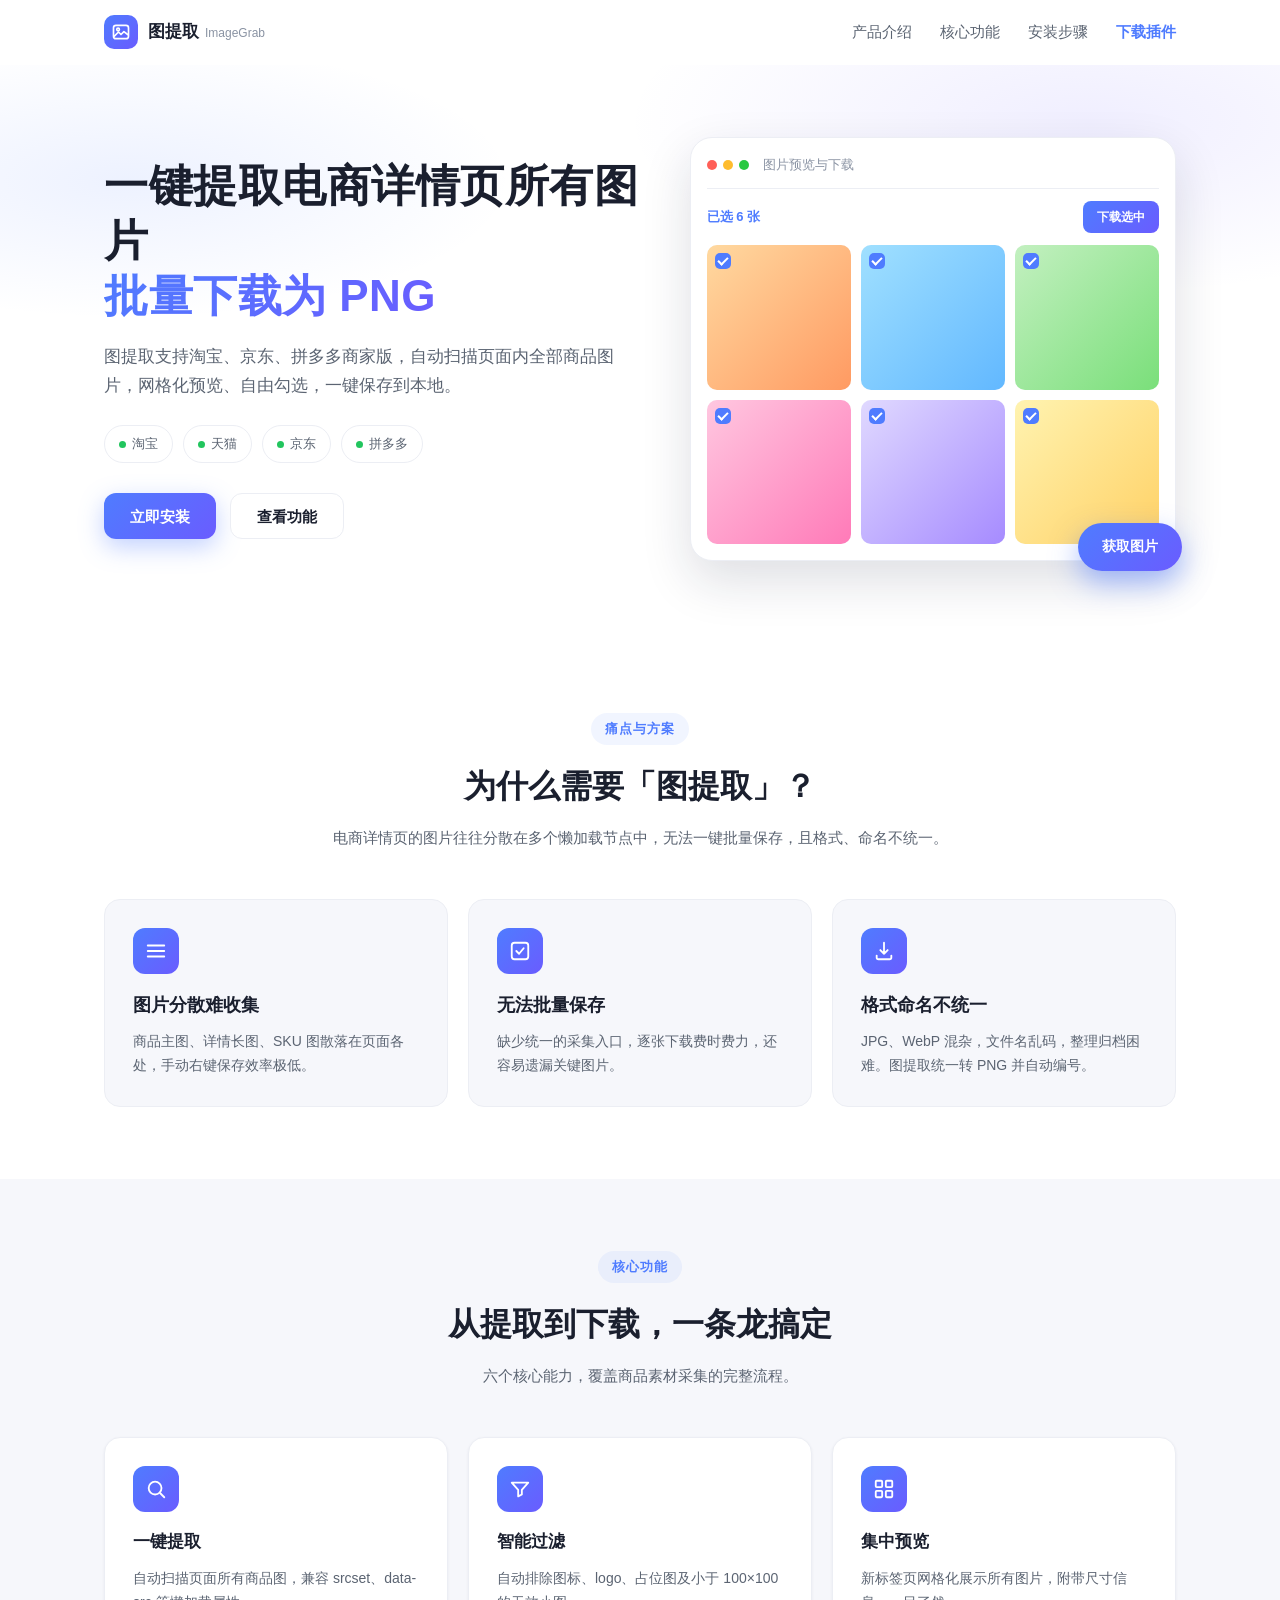
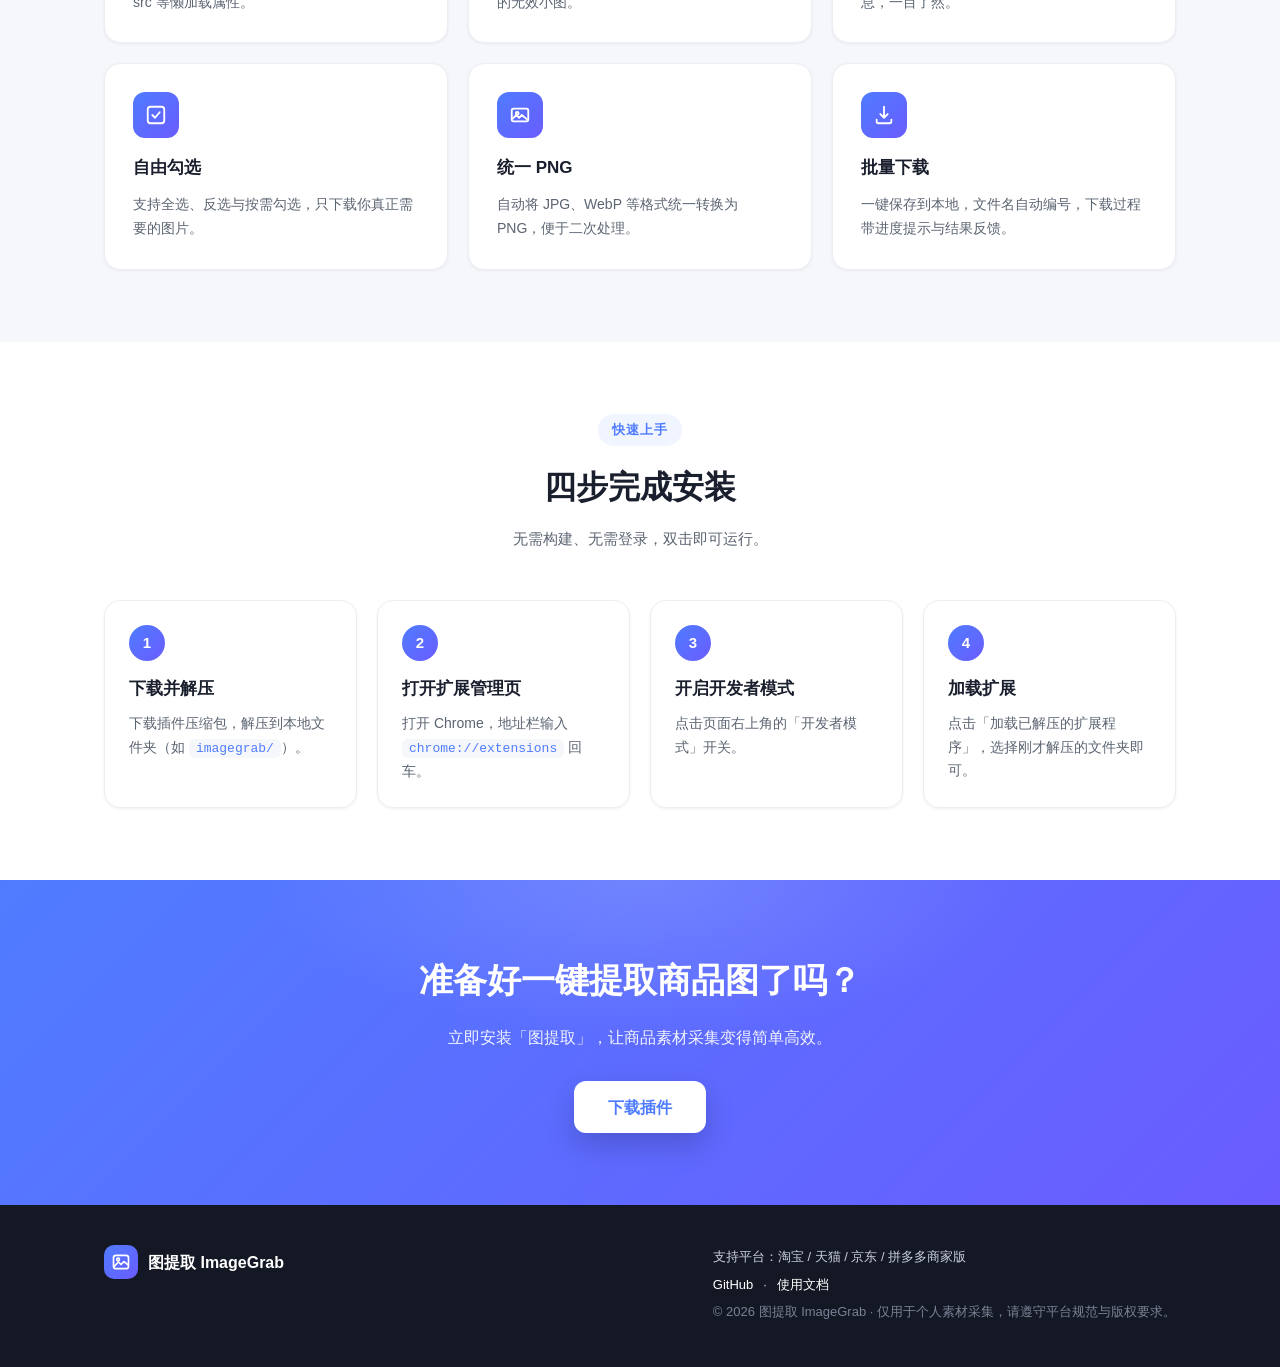
<file: docs/index.html>
<!DOCTYPE html>
<html lang="zh-CN">
<head>
  <meta charset="UTF-8" />
  <meta name="viewport" content="width=device-width, initial-scale=1.0" />
  <title>图提取 ImageGrab · 一键提取电商详情页图片，批量下载 PNG</title>
  <meta name="description" content="图提取 ImageGrab 是一款 Chrome 扩展，可在淘宝、京东、拼多多商家版商品详情页一键提取所有商品图片，网格化预览并批量下载为 PNG。" />
  <link rel="stylesheet" href="css/style.css" />
</head>
<body id="top">

  <!-- ============ 顶部导航栏 ============ -->
  <header class="navbar" id="navbar">
    <div class="container navbar-inner">
      <!-- Logo：内联 SVG 图标 + 产品名 -->
      <a class="logo" href="#top" aria-label="图提取 首页">
        <span class="logo-mark" aria-hidden="true">
          <svg viewBox="0 0 24 24" fill="none" stroke="currentColor" stroke-width="2" stroke-linecap="round" stroke-linejoin="round">
            <rect x="3" y="4" width="18" height="16" rx="3" />
            <circle cx="8.5" cy="9" r="1.6" />
            <path d="M4 17l5-5 3 3 3.5-3.5L20 15" />
          </svg>
        </span>
        <span class="logo-text">图提取<small>ImageGrab</small></span>
      </a>

      <!-- 锚点导航 -->
      <nav class="nav" id="nav" aria-label="主导航">
        <a class="nav-link" href="#about">产品介绍</a>
        <a class="nav-link" href="#features">核心功能</a>
        <a class="nav-link" href="#install">安装步骤</a>
        <a class="nav-link nav-cta-link" href="#download">下载插件</a>
      </nav>

      <!-- 移动端汉堡按钮 -->
      <button class="hamburger" id="hamburger" type="button" aria-label="打开菜单" aria-expanded="false" aria-controls="nav">
        <span></span><span></span><span></span>
      </button>
    </div>
  </header>

  <main>
    <!-- ============ Hero 首屏区 ============ -->
    <section class="hero">
      <div class="container hero-inner">
        <div class="hero-copy">
          <h1 class="hero-title">一键提取电商详情页所有图片<br /><span class="grad">批量下载为 PNG</span></h1>
          <p class="hero-sub">图提取支持淘宝、京东、拼多多商家版，自动扫描页面内全部商品图片，网格化预览、自由勾选，一键保存到本地。</p>

          <div class="hero-badges" aria-label="支持平台">
            <span class="badge">淘宝</span>
            <span class="badge">天猫</span>
            <span class="badge">京东</span>
            <span class="badge">拼多多</span>
          </div>

          <div class="hero-actions">
            <a class="btn btn-primary" href="#install">立即安装</a>
            <a class="btn btn-ghost" href="#features">查看功能</a>
          </div>
        </div>

        <!-- 插件界面示意图：纯 CSS 模拟画廊 + 悬浮按钮 -->
        <div class="hero-visual" aria-hidden="true">
          <div class="mockup">
            <div class="mockup-toolbar">
              <span class="mockup-dot red"></span><span class="mockup-dot yellow"></span><span class="mockup-dot green"></span>
              <span class="mockup-title">图片预览与下载</span>
            </div>
            <div class="mockup-head">
              <span class="mockup-count">已选 6 张</span>
              <span class="mockup-btn">下载选中</span>
            </div>
            <div class="mockup-grid">
              <div class="cell"><span class="check"></span><i style="background:linear-gradient(135deg,#ffd9a0,#ff9a62)"></i></div>
              <div class="cell"><span class="check"></span><i style="background:linear-gradient(135deg,#a0e0ff,#62b8ff)"></i></div>
              <div class="cell"><span class="check"></span><i style="background:linear-gradient(135deg,#c3f0c0,#7adf7a)"></i></div>
              <div class="cell"><span class="check"></span><i style="background:linear-gradient(135deg,#ffc7e0,#ff7ab8)"></i></div>
              <div class="cell"><span class="check"></span><i style="background:linear-gradient(135deg,#e0d9ff,#a68bff)"></i></div>
              <div class="cell"><span class="check"></span><i style="background:linear-gradient(135deg,#fff3b0,#ffd166)"></i></div>
            </div>
          </div>
          <span class="float-btn">获取图片</span>
        </div>
      </div>
    </section>

    <!-- ============ 产品介绍区 ============ -->
    <section class="about" id="about">
      <div class="container">
        <div class="section-head reveal">
          <span class="section-eyebrow">痛点与方案</span>
          <h2 class="section-title">为什么需要「图提取」？</h2>
          <p class="section-desc">电商详情页的图片往往分散在多个懒加载节点中，无法一键批量保存，且格式、命名不统一。</p>
        </div>

        <div class="about-grid">
          <div class="about-card reveal">
            <div class="feature-icon" aria-hidden="true">
              <svg viewBox="0 0 24 24" fill="none" stroke="currentColor" stroke-width="2" stroke-linecap="round" stroke-linejoin="round">
                <path d="M3 6h18M3 12h18M3 18h18" />
              </svg>
            </div>
            <h3>图片分散难收集</h3>
            <p>商品主图、详情长图、SKU 图散落在页面各处，手动右键保存效率极低。</p>
          </div>
          <div class="about-card reveal">
            <div class="feature-icon" aria-hidden="true">
              <svg viewBox="0 0 24 24" fill="none" stroke="currentColor" stroke-width="2" stroke-linecap="round" stroke-linejoin="round">
                <rect x="3" y="3" width="18" height="18" rx="3" /><path d="M8 12l3 3 5-6" />
              </svg>
            </div>
            <h3>无法批量保存</h3>
            <p>缺少统一的采集入口，逐张下载费时费力，还容易遗漏关键图片。</p>
          </div>
          <div class="about-card reveal">
            <div class="feature-icon" aria-hidden="true">
              <svg viewBox="0 0 24 24" fill="none" stroke="currentColor" stroke-width="2" stroke-linecap="round" stroke-linejoin="round">
                <path d="M12 3v12m0 0l-4-4m4 4l4-4" /><path d="M4 17v2a2 2 0 002 2h12a2 2 0 002-2v-2" />
              </svg>
            </div>
            <h3>格式命名不统一</h3>
            <p>JPG、WebP 混杂，文件名乱码，整理归档困难。图提取统一转 PNG 并自动编号。</p>
          </div>
        </div>
      </div>
    </section>

    <!-- ============ 核心功能展示区 ============ -->
    <section class="features" id="features">
      <div class="container">
        <div class="section-head reveal">
          <span class="section-eyebrow">核心功能</span>
          <h2 class="section-title">从提取到下载，一条龙搞定</h2>
          <p class="section-desc">六个核心能力，覆盖商品素材采集的完整流程。</p>
        </div>

        <div class="features-grid">
          <div class="feature-card reveal">
            <div class="feature-icon" aria-hidden="true">
              <svg viewBox="0 0 24 24" fill="none" stroke="currentColor" stroke-width="2" stroke-linecap="round" stroke-linejoin="round"><circle cx="11" cy="11" r="7" /><path d="M21 21l-4.35-4.35" /></svg>
            </div>
            <h3>一键提取</h3>
            <p>自动扫描页面所有商品图，兼容 srcset、data-src 等懒加载属性。</p>
          </div>

          <div class="feature-card reveal">
            <div class="feature-icon" aria-hidden="true">
              <svg viewBox="0 0 24 24" fill="none" stroke="currentColor" stroke-width="2" stroke-linecap="round" stroke-linejoin="round"><path d="M3 5h18l-7 8v5l-4 2v-7L3 5z" /></svg>
            </div>
            <h3>智能过滤</h3>
            <p>自动排除图标、logo、占位图及小于 100×100 的无效小图。</p>
          </div>

          <div class="feature-card reveal">
            <div class="feature-icon" aria-hidden="true">
              <svg viewBox="0 0 24 24" fill="none" stroke="currentColor" stroke-width="2" stroke-linecap="round" stroke-linejoin="round"><rect x="3" y="3" width="7" height="7" rx="1" /><rect x="14" y="3" width="7" height="7" rx="1" /><rect x="3" y="14" width="7" height="7" rx="1" /><rect x="14" y="14" width="7" height="7" rx="1" /></svg>
            </div>
            <h3>集中预览</h3>
            <p>新标签页网格化展示所有图片，附带尺寸信息，一目了然。</p>
          </div>

          <div class="feature-card reveal">
            <div class="feature-icon" aria-hidden="true">
              <svg viewBox="0 0 24 24" fill="none" stroke="currentColor" stroke-width="2" stroke-linecap="round" stroke-linejoin="round"><rect x="3" y="3" width="18" height="18" rx="3" /><path d="M8 12l3 3 5-6" /></svg>
            </div>
            <h3>自由勾选</h3>
            <p>支持全选、反选与按需勾选，只下载你真正需要的图片。</p>
          </div>

          <div class="feature-card reveal">
            <div class="feature-icon" aria-hidden="true">
              <svg viewBox="0 0 24 24" fill="none" stroke="currentColor" stroke-width="2" stroke-linecap="round" stroke-linejoin="round"><rect x="3" y="5" width="18" height="14" rx="2" /><circle cx="9" cy="10" r="1.5" /><path d="M4 16l4-4 3 3 3-3 6 5" /></svg>
            </div>
            <h3>统一 PNG</h3>
            <p>自动将 JPG、WebP 等格式统一转换为 PNG，便于二次处理。</p>
          </div>

          <div class="feature-card reveal">
            <div class="feature-icon" aria-hidden="true">
              <svg viewBox="0 0 24 24" fill="none" stroke="currentColor" stroke-width="2" stroke-linecap="round" stroke-linejoin="round"><path d="M12 3v12m0 0l-4-4m4 4l4-4" /><path d="M4 17v2a2 2 0 002 2h12a2 2 0 002-2v-2" /></svg>
            </div>
            <h3>批量下载</h3>
            <p>一键保存到本地，文件名自动编号，下载过程带进度提示与结果反馈。</p>
          </div>
        </div>
      </div>
    </section>

    <!-- ============ 安装步骤说明区 ============ -->
    <section class="install" id="install">
      <div class="container">
        <div class="section-head reveal">
          <span class="section-eyebrow">快速上手</span>
          <h2 class="section-title">四步完成安装</h2>
          <p class="section-desc">无需构建、无需登录，双击即可运行。</p>
        </div>

        <ol class="steps">
          <li class="step reveal">
            <span class="step-num" aria-hidden="true">1</span>
            <div class="step-body">
              <h3>下载并解压</h3>
              <p>下载插件压缩包，解压到本地文件夹（如 <code>imagegrab/</code>）。</p>
            </div>
          </li>
          <li class="step reveal">
            <span class="step-num" aria-hidden="true">2</span>
            <div class="step-body">
              <h3>打开扩展管理页</h3>
              <p>打开 Chrome，地址栏输入 <code>chrome://extensions</code> 回车。</p>
            </div>
          </li>
          <li class="step reveal">
            <span class="step-num" aria-hidden="true">3</span>
            <div class="step-body">
              <h3>开启开发者模式</h3>
              <p>点击页面右上角的「开发者模式」开关。</p>
            </div>
          </li>
          <li class="step reveal">
            <span class="step-num" aria-hidden="true">4</span>
            <div class="step-body">
              <h3>加载扩展</h3>
              <p>点击「加载已解压的扩展程序」，选择刚才解压的文件夹即可。</p>
            </div>
          </li>
        </ol>
      </div>
    </section>

    <!-- ============ 底部 CTA ============ -->
    <section class="cta" id="download">
      <div class="container cta-inner reveal">
        <h2>准备好一键提取商品图了吗？</h2>
        <p>立即安装「图提取」，让商品素材采集变得简单高效。</p>
        <a class="btn btn-primary btn-lg" href="#install">下载插件</a>
      </div>
    </section>
  </main>

  <!-- ============ Footer ============ -->
  <footer class="footer">
    <div class="container footer-inner">
      <div class="footer-brand">
        <span class="logo-mark" aria-hidden="true">
          <svg viewBox="0 0 24 24" fill="none" stroke="currentColor" stroke-width="2" stroke-linecap="round" stroke-linejoin="round">
            <rect x="3" y="4" width="18" height="16" rx="3" /><circle cx="8.5" cy="9" r="1.6" /><path d="M4 17l5-5 3 3 3.5-3.5L20 15" />
          </svg>
        </span>
        <span>图提取 ImageGrab</span>
      </div>
      <div class="footer-meta">
        <p>支持平台：淘宝 / 天猫 / 京东 / 拼多多商家版</p>
        <p class="footer-links">
          <a href="#">GitHub</a>
          <span aria-hidden="true">·</span>
          <a href="#">使用文档</a>
        </p>
        <p class="footer-copy">© 2026 图提取 ImageGrab · 仅用于个人素材采集，请遵守平台规范与版权要求。</p>
      </div>
    </div>
  </footer>

  <script src="js/main.js"></script>
</body>
</html>
</file>
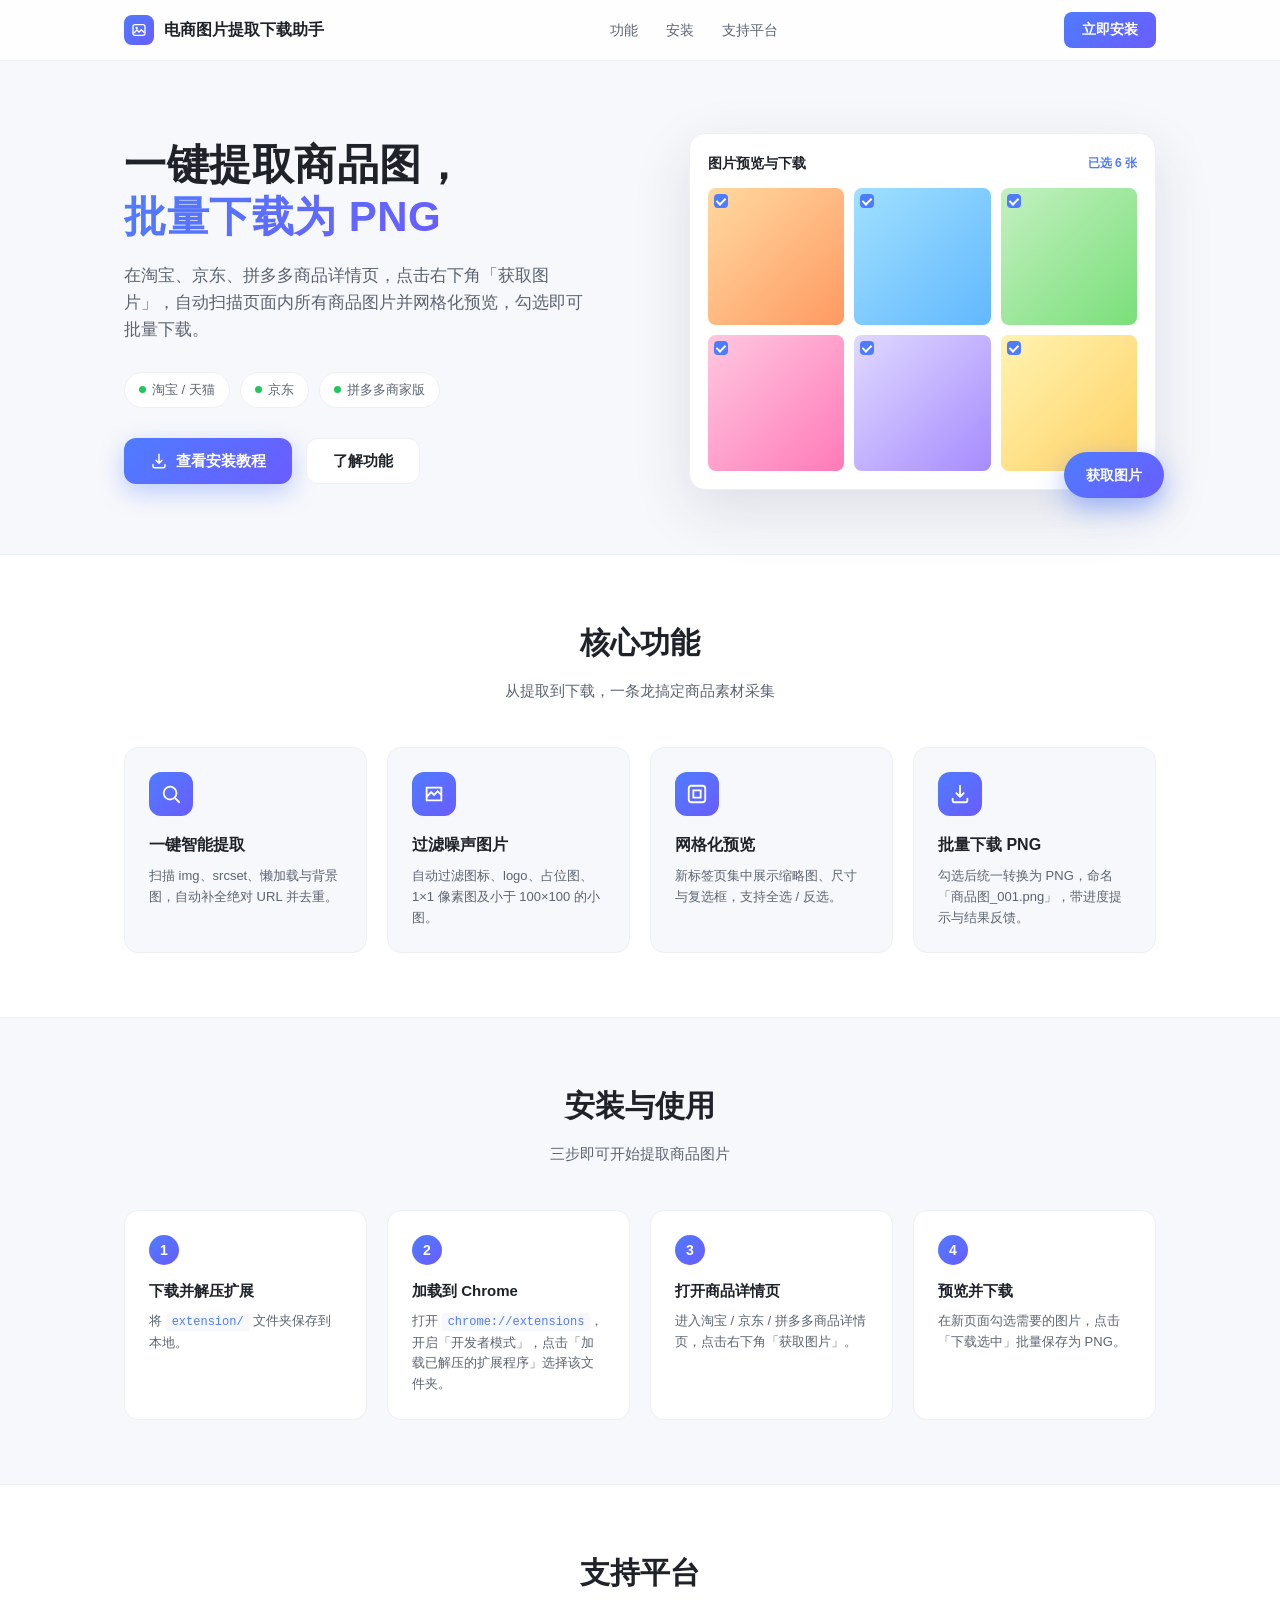
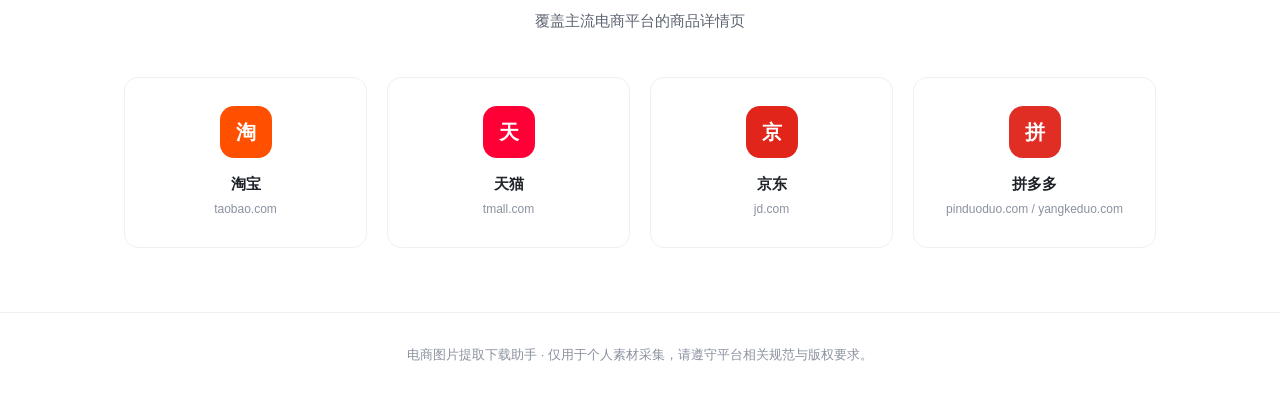
<file: website/index.html>
<!DOCTYPE html>
<html lang="zh-CN">
<head>
  <meta charset="UTF-8" />
  <meta name="viewport" content="width=device-width, initial-scale=1.0" />
  <title>电商图片提取下载助手 - 一键提取淘宝/京东/拼多多商品图</title>
  <meta name="description" content="Chrome 浏览器扩展，在淘宝、京东、拼多多商品详情页一键提取所有商品图片，网格化预览并批量下载为 PNG。" />
  <style>
    :root {
      --brand-1: #4f7cff;
      --brand-2: #6a5cff;
      --text-1: #1f2329;
      --text-2: #5c6470;
      --text-3: #8a919f;
      --bg: #f7f8fb;
      --card: #ffffff;
      --border: #eef0f3;
    }

    * { box-sizing: border-box; }

    html { scroll-behavior: smooth; }

    body {
      margin: 0;
      font-family: -apple-system, BlinkMacSystemFont, "Segoe UI", "PingFang SC", "Microsoft YaHei", sans-serif;
      color: var(--text-1);
      background: var(--bg);
      line-height: 1.6;
    }

    a { color: inherit; text-decoration: none; }

    .container { max-width: 1080px; margin: 0 auto; padding: 0 24px; }

    /* ---------- 导航 ---------- */
    .nav {
      position: sticky; top: 0; z-index: 50;
      background: rgba(255, 255, 255, 0.85);
      backdrop-filter: blur(10px);
      border-bottom: 1px solid var(--border);
    }
    .nav-inner { display: flex; align-items: center; justify-content: space-between; height: 60px; }
    .logo { display: flex; align-items: center; gap: 10px; font-weight: 700; font-size: 16px; }
    .logo-mark {
      width: 30px; height: 30px; border-radius: 8px;
      background: linear-gradient(135deg, var(--brand-1), var(--brand-2));
      display: inline-flex; align-items: center; justify-content: center;
    }
    .logo-mark svg { width: 16px; height: 16px; }
    .nav-links { display: flex; gap: 28px; font-size: 14px; color: var(--text-2); }
    .nav-links a:hover { color: var(--brand-1); }
    .nav-cta {
      height: 36px; padding: 0 18px; border-radius: 8px; border: none; cursor: pointer;
      background: linear-gradient(135deg, var(--brand-1), var(--brand-2));
      color: #fff; font-size: 14px; font-weight: 600;
    }
    .nav-cta:hover { opacity: .9; }

    /* ---------- Hero ---------- */
    .hero { padding: 72px 0 64px; }
    .hero-inner { display: grid; grid-template-columns: 1.05fr .95fr; gap: 48px; align-items: center; }
    .hero h1 {
      margin: 0 0 18px; font-size: 42px; line-height: 1.25; font-weight: 800; letter-spacing: .5px;
    }
    .hero h1 .grad { background: linear-gradient(135deg, var(--brand-1), var(--brand-2)); -webkit-background-clip: text; background-clip: text; color: transparent; }
    .hero p.sub { margin: 0 0 28px; font-size: 17px; color: var(--text-2); max-width: 460px; }
    .hero-badges { display: flex; gap: 10px; flex-wrap: wrap; margin-bottom: 30px; }
    .badge {
      display: inline-flex; align-items: center; gap: 6px; padding: 7px 14px;
      background: #fff; border: 1px solid var(--border); border-radius: 20px; font-size: 13px; color: var(--text-2);
    }
    .badge::before { content: ""; width: 7px; height: 7px; border-radius: 50%; background: #22c55e; }
    .hero-actions { display: flex; gap: 14px; align-items: center; }
    .btn {
      display: inline-flex; align-items: center; justify-content: center; gap: 8px;
      height: 46px; padding: 0 26px; border-radius: 12px; font-size: 15px; font-weight: 600; cursor: pointer;
      border: none; transition: transform .12s ease, box-shadow .12s ease;
    }
    .btn:active { transform: scale(.97); }
    .btn-primary { background: linear-gradient(135deg, var(--brand-1), var(--brand-2)); color: #fff; box-shadow: 0 8px 24px rgba(79,124,255,.35); }
    .btn-primary:hover { box-shadow: 0 12px 30px rgba(79,124,255,.45); }
    .btn-ghost { background: #fff; color: var(--text-1); border: 1px solid var(--border); }
    .btn-ghost:hover { border-color: #d5d9e0; }

    /* Hero 示意图 */
    .hero-visual { position: relative; }
    .mockup {
      background: #fff; border-radius: 16px; box-shadow: 0 20px 60px rgba(30,40,80,.12);
      padding: 18px; border: 1px solid var(--border);
    }
    .mockup-toolbar { display: flex; align-items: center; justify-content: space-between; margin-bottom: 14px; }
    .mockup-title { font-size: 14px; font-weight: 700; }
    .mockup-count { font-size: 12px; color: var(--brand-1); font-weight: 600; }
    .mockup-grid { display: grid; grid-template-columns: repeat(3, 1fr); gap: 10px; }
    .mockup-cell { position: relative; border-radius: 8px; overflow: hidden; aspect-ratio: 1; background: #eef0f3; }
    .mockup-cell i { position: absolute; inset: 0; display: block; }
    .mockup-cell .check { position: absolute; top: 6px; left: 6px; width: 14px; height: 14px; border-radius: 4px; background: var(--brand-1); z-index: 2; }
    .mockup-cell .check::after { content: ""; position: absolute; left: 4px; top: 2px; width: 4px; height: 7px; border: solid #fff; border-width: 0 2px 2px 0; transform: rotate(45deg); }
    .float-btn {
      position: absolute; right: -8px; bottom: -8px;
      background: linear-gradient(135deg, var(--brand-1), var(--brand-2)); color: #fff;
      padding: 12px 22px; border-radius: 24px; font-size: 14px; font-weight: 600;
      box-shadow: 0 10px 26px rgba(79,124,255,.5);
    }

    /* ---------- 通用 section ---------- */
    section { padding: 64px 0; }
    .section-head { text-align: center; max-width: 640px; margin: 0 auto 44px; }
    .section-head h2 { margin: 0 0 12px; font-size: 30px; font-weight: 800; }
    .section-head p { margin: 0; color: var(--text-2); font-size: 15px; }

    /* 功能亮点 */
    .features { background: #fff; border-top: 1px solid var(--border); border-bottom: 1px solid var(--border); }
    .features-grid { display: grid; grid-template-columns: repeat(4, 1fr); gap: 20px; }
    .feature { padding: 24px; border-radius: 14px; background: var(--bg); border: 1px solid var(--border); }
    .feature-icon {
      width: 44px; height: 44px; border-radius: 12px; margin-bottom: 16px;
      background: linear-gradient(135deg, var(--brand-1), var(--brand-2));
      display: flex; align-items: center; justify-content: center; color: #fff;
    }
    .feature-icon svg { width: 22px; height: 22px; }
    .feature h3 { margin: 0 0 8px; font-size: 16px; }
    .feature p { margin: 0; font-size: 13px; color: var(--text-2); }

    /* 使用步骤 */
    .steps { list-style: none; margin: 0; padding: 0; display: grid; grid-template-columns: repeat(4, 1fr); gap: 20px; }
    .steps li { position: relative; padding: 24px; background: #fff; border: 1px solid var(--border); border-radius: 14px; }
    .step-num {
      width: 30px; height: 30px; border-radius: 50%; margin-bottom: 14px;
      background: linear-gradient(135deg, var(--brand-1), var(--brand-2)); color: #fff;
      display: flex; align-items: center; justify-content: center; font-weight: 700; font-size: 14px;
    }
    .steps h3 { margin: 0 0 8px; font-size: 15px; }
    .steps p { margin: 0; font-size: 13px; color: var(--text-2); }
    .steps code { background: var(--bg); padding: 2px 6px; border-radius: 4px; font-size: 12px; color: var(--brand-1); }

    /* 平台 */
    .platforms { background: #fff; border-top: 1px solid var(--border); }
    .platform-grid { display: grid; grid-template-columns: repeat(4, 1fr); gap: 20px; text-align: center; }
    .platform { padding: 28px 16px; border-radius: 14px; border: 1px solid var(--border); }
    .platform .p-logo { width: 52px; height: 52px; margin: 0 auto 14px; border-radius: 14px; display: flex; align-items: center; justify-content: center; font-weight: 800; color: #fff; font-size: 20px; }
    .platform h3 { margin: 0 0 4px; font-size: 15px; }
    .platform p { margin: 0; font-size: 12px; color: var(--text-3); }

    /* 页脚 */
    footer { padding: 32px 0; text-align: center; color: var(--text-3); font-size: 13px; border-top: 1px solid var(--border); background: #fff; }

    /* 响应式 */
    @media (max-width: 900px) {
      .hero-inner { grid-template-columns: 1fr; }
      .features-grid, .steps, .platform-grid { grid-template-columns: repeat(2, 1fr); }
      .hero h1 { font-size: 32px; }
    }
    @media (max-width: 520px) {
      .features-grid, .steps, .platform-grid { grid-template-columns: 1fr; }
      .nav-links { display: none; }
    }
  </style>
</head>
<body>
  <!-- 导航 -->
  <nav class="nav">
    <div class="container nav-inner">
      <div class="logo">
        <span class="logo-mark">
          <svg viewBox="0 0 24 24" fill="none"><rect x="3" y="4" width="18" height="16" rx="3" stroke="#fff" stroke-width="2"/><circle cx="8.5" cy="9" r="1.8" fill="#fff"/><path d="M4 17l5-5 3 3 3.5-3.5L20 16" stroke="#fff" stroke-width="2" fill="none"/></svg>
        </span>
        电商图片提取下载助手
      </div>
      <div class="nav-links">
        <a href="#features">功能</a>
        <a href="#install">安装</a>
        <a href="#platforms">支持平台</a>
      </div>
      <button class="nav-cta" onclick="document.getElementById('install').scrollIntoView()">立即安装</button>
    </div>
  </nav>

  <!-- Hero -->
  <header class="hero">
    <div class="container hero-inner">
      <div>
        <h1>一键提取商品图，<br /><span class="grad">批量下载为 PNG</span></h1>
        <p class="sub">在淘宝、京东、拼多多商品详情页，点击右下角「获取图片」，自动扫描页面内所有商品图片并网格化预览，勾选即可批量下载。</p>
        <div class="hero-badges">
          <span class="badge">淘宝 / 天猫</span>
          <span class="badge">京东</span>
          <span class="badge">拼多多商家版</span>
        </div>
        <div class="hero-actions">
          <button class="btn btn-primary" onclick="document.getElementById('install').scrollIntoView()">
            <svg width="18" height="18" viewBox="0 0 24 24" fill="none"><path d="M12 3v12m0 0l-4-4m4 4l4-4" stroke="#fff" stroke-width="2" stroke-linecap="round" stroke-linejoin="round"/><path d="M4 17v2a2 2 0 002 2h12a2 2 0 002-2v-2" stroke="#fff" stroke-width="2" stroke-linecap="round"/></svg>
            查看安装教程
          </button>
          <button class="btn btn-ghost" onclick="document.getElementById('features').scrollIntoView()">了解功能</button>
        </div>
      </div>

      <!-- 产品示意图（内联 SVG/CSS 绘制） -->
      <div class="hero-visual">
        <div class="mockup">
          <div class="mockup-toolbar">
            <span class="mockup-title">图片预览与下载</span>
            <span class="mockup-count">已选 6 张</span>
          </div>
          <div class="mockup-grid">
            <div class="mockup-cell"><span class="check"></span><i style="background:linear-gradient(135deg,#ffd9a0,#ff9a62)"></i></div>
            <div class="mockup-cell"><span class="check"></span><i style="background:linear-gradient(135deg,#a0e0ff,#62b8ff)"></i></div>
            <div class="mockup-cell"><span class="check"></span><i style="background:linear-gradient(135deg,#c3f0c0,#7adf7a)"></i></div>
            <div class="mockup-cell"><span class="check"></span><i style="background:linear-gradient(135deg,#ffc7e0,#ff7ab8)"></i></div>
            <div class="mockup-cell"><span class="check"></span><i style="background:linear-gradient(135deg,#e0d9ff,#a68bff)"></i></div>
            <div class="mockup-cell"><span class="check"></span><i style="background:linear-gradient(135deg,#fff3b0,#ffd166)"></i></div>
          </div>
        </div>
        <div class="float-btn">获取图片</div>
      </div>
    </div>
  </header>

  <!-- 功能亮点 -->
  <section class="features" id="features">
    <div class="container">
      <div class="section-head">
        <h2>核心功能</h2>
        <p>从提取到下载，一条龙搞定商品素材采集</p>
      </div>
      <div class="features-grid">
        <div class="feature">
          <div class="feature-icon"><svg viewBox="0 0 24 24" fill="none"><circle cx="11" cy="11" r="7" stroke="#fff" stroke-width="2"/><path d="M21 21l-4-4" stroke="#fff" stroke-width="2" stroke-linecap="round"/></svg></div>
          <h3>一键智能提取</h3>
          <p>扫描 img、srcset、懒加载与背景图，自动补全绝对 URL 并去重。</p>
        </div>
        <div class="feature">
          <div class="feature-icon"><svg viewBox="0 0 24 24" fill="none"><path d="M4 5h16v14H4z" stroke="#fff" stroke-width="2"/><path d="M4 15l5-5 3 3 4-4 4 4" stroke="#fff" stroke-width="2" fill="none"/></svg></div>
          <h3>过滤噪声图片</h3>
          <p>自动过滤图标、logo、占位图、1×1 像素图及小于 100×100 的小图。</p>
        </div>
        <div class="feature">
          <div class="feature-icon"><svg viewBox="0 0 24 24" fill="none"><rect x="3" y="3" width="18" height="18" rx="3" stroke="#fff" stroke-width="2"/><path d="M8 8h8v8H8z" stroke="#fff" stroke-width="2"/></svg></div>
          <h3>网格化预览</h3>
          <p>新标签页集中展示缩略图、尺寸与复选框，支持全选 / 反选。</p>
        </div>
        <div class="feature">
          <div class="feature-icon"><svg viewBox="0 0 24 24" fill="none"><path d="M12 3v12m0 0l-4-4m4 4l4-4" stroke="#fff" stroke-width="2" stroke-linecap="round" stroke-linejoin="round"/><path d="M4 17v2a2 2 0 002 2h12a2 2 0 002-2v-2" stroke="#fff" stroke-width="2" stroke-linecap="round"/></svg></div>
          <h3>批量下载 PNG</h3>
          <p>勾选后统一转换为 PNG，命名「商品图_001.png」，带进度提示与结果反馈。</p>
        </div>
      </div>
    </div>
  </section>

  <!-- 使用步骤 -->
  <section id="install">
    <div class="container">
      <div class="section-head">
        <h2>安装与使用</h2>
        <p>三步即可开始提取商品图片</p>
      </div>
      <ol class="steps">
        <li>
          <div class="step-num">1</div>
          <h3>下载并解压扩展</h3>
          <p>将 <code>extension/</code> 文件夹保存到本地。</p>
        </li>
        <li>
          <div class="step-num">2</div>
          <h3>加载到 Chrome</h3>
          <p>打开 <code>chrome://extensions</code>，开启「开发者模式」，点击「加载已解压的扩展程序」选择该文件夹。</p>
        </li>
        <li>
          <div class="step-num">3</div>
          <h3>打开商品详情页</h3>
          <p>进入淘宝 / 京东 / 拼多多商品详情页，点击右下角「获取图片」。</p>
        </li>
        <li>
          <div class="step-num">4</div>
          <h3>预览并下载</h3>
          <p>在新页面勾选需要的图片，点击「下载选中」批量保存为 PNG。</p>
        </li>
      </ol>
    </div>
  </section>

  <!-- 支持平台 -->
  <section class="platforms" id="platforms">
    <div class="container">
      <div class="section-head">
        <h2>支持平台</h2>
        <p>覆盖主流电商平台的商品详情页</p>
      </div>
      <div class="platform-grid">
        <div class="platform">
          <div class="p-logo" style="background:#ff5000">淘</div>
          <h3>淘宝</h3>
          <p>taobao.com</p>
        </div>
        <div class="platform">
          <div class="p-logo" style="background:#ff0036">天</div>
          <h3>天猫</h3>
          <p>tmall.com</p>
        </div>
        <div class="platform">
          <div class="p-logo" style="background:#e1251b">京</div>
          <h3>京东</h3>
          <p>jd.com</p>
        </div>
        <div class="platform">
          <div class="p-logo" style="background:#e02e24">拼</div>
          <h3>拼多多</h3>
          <p>pinduoduo.com / yangkeduo.com</p>
        </div>
      </div>
    </div>
  </section>

  <footer>
    <div class="container">
      电商图片提取下载助手 · 仅用于个人素材采集，请遵守平台相关规范与版权要求。
    </div>
  </footer>
</body>
</html>
</file>
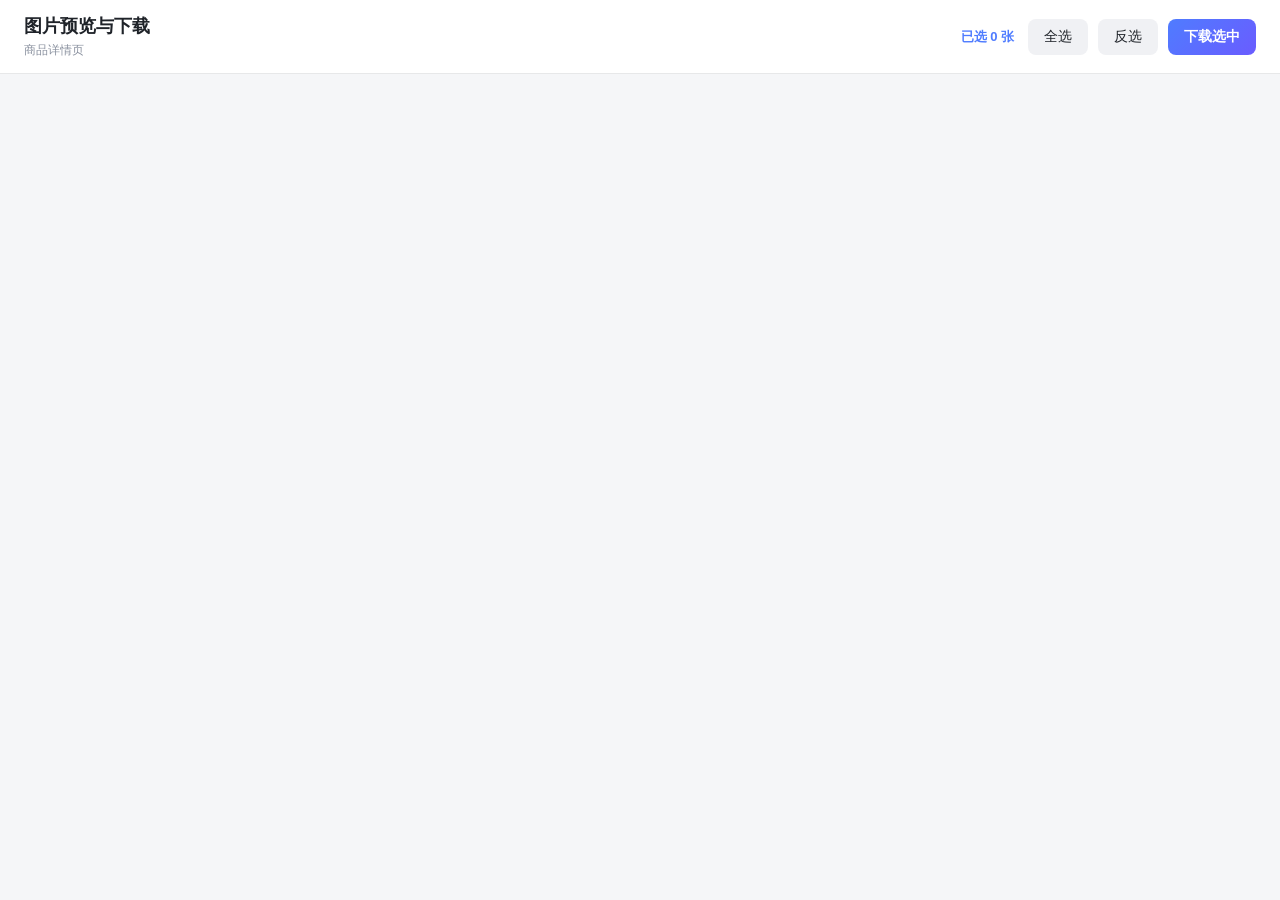
<file: extension/gallery.html>
<!DOCTYPE html>
<html lang="zh-CN">
<head>
  <meta charset="UTF-8" />
  <meta name="viewport" content="width=device-width, initial-scale=1.0" />
  <title>图片预览与下载</title>
  <link rel="stylesheet" href="gallery.css" />
</head>
<body>
  <header class="toolbar">
    <div class="toolbar-title">
      <h1>图片预览与下载</h1>
      <p id="pageTitle" class="toolbar-subtitle">商品详情页</p>
    </div>

    <div class="toolbar-actions">
      <span id="selectedCount" class="selected-count">已选 0 张</span>
      <button id="selectAllBtn" class="btn btn-ghost" type="button">全选</button>
      <button id="invertBtn" class="btn btn-ghost" type="button">反选</button>
      <button id="downloadBtn" class="btn btn-primary" type="button">下载选中</button>
    </div>
  </header>

  <!-- 下载进度条 -->
  <div id="progressWrap" class="progress-wrap" hidden>
    <div class="progress-text">
      <span id="progressLabel">正在下载…</span>
      <span id="progressPercent">0%</span>
    </div>
    <div class="progress-bar">
      <div id="progressFill" class="progress-fill"></div>
    </div>
  </div>

  <!-- 结果反馈 -->
  <div id="resultBar" class="result-bar" hidden></div>

  <!-- 图片网格 -->
  <main id="grid" class="grid"></main>

  <!-- 空态 -->
  <div id="emptyState" class="empty-state" hidden>
    <p>未提取到图片</p>
    <p class="empty-hint">请返回商品详情页，点击右下角「获取图片」按钮</p>
  </div>

  <script src="gallery.js"></script>
</body>
</html>
</file>
<file: docs/css/style.css>
/* ==========================================================================
   style.css —— 图提取 ImageGrab 官网样式
   设计说明：纯静态、移动优先、系统字体栈、CSS 变量统一管理主题
   断点：<768px 手机 / 768~1023px 平板 / >=1024px 桌面
   ========================================================================== */

/* ---------- 主题变量（修改主色调/间距/圆角集中在此） ---------- */
:root {
  /* 主色：蓝紫渐变，改这里即可全局换肤 */
  --primary: #4f7cff;
  --primary-2: #6a5cff;
  --gradient: linear-gradient(135deg, #4f7cff 0%, #6a5cff 100%);

  /* 中性色 */
  --bg: #ffffff;
  --bg-soft: #f6f7fb;
  --text: #1a1f2e;
  --text-muted: #5b6472;
  --text-faint: #8a93a3;
  --border: #eceef4;

  /* 圆角 */
  --radius-sm: 10px;
  --radius: 16px;
  --radius-lg: 22px;

  /* 阴影 */
  --shadow-sm: 0 1px 3px rgba(20, 30, 60, 0.06);
  --shadow: 0 8px 24px rgba(20, 30, 60, 0.08);
  --shadow-lg: 0 20px 50px rgba(20, 30, 60, 0.14);

  /* 过渡 */
  --transition: 0.25s ease;

  /* 布局 */
  --max-w: 1120px;
}

/* ---------- 基础重置 ---------- */
* { box-sizing: border-box; margin: 0; padding: 0; }

html { scroll-behavior: smooth; }

body {
  font-family: -apple-system, BlinkMacSystemFont, "PingFang SC", "Microsoft YaHei", "Segoe UI", sans-serif;
  color: var(--text);
  background: var(--bg);
  line-height: 1.7;
  -webkit-font-smoothing: antialiased;
  text-rendering: optimizeLegibility;
}

a { color: inherit; text-decoration: none; }
ul, ol { list-style: none; }
img, svg { display: block; max-width: 100%; }

.container {
  width: 100%;
  max-width: var(--max-w);
  margin: 0 auto;
  padding: 0 20px;
}

/* ---------- 通用按钮 ---------- */
.btn {
  display: inline-flex;
  align-items: center;
  justify-content: center;
  height: 46px;
  padding: 0 26px;
  border-radius: 12px;
  font-size: 15px;
  font-weight: 600;
  cursor: pointer;
  transition: transform var(--transition), box-shadow var(--transition), background var(--transition);
}
.btn:active { transform: scale(0.97); }
.btn-primary {
  background: var(--gradient);
  color: #fff;
  box-shadow: 0 8px 24px rgba(79, 124, 255, 0.35);
}
.btn-primary:hover { box-shadow: 0 12px 30px rgba(79, 124, 255, 0.45); transform: translateY(-1px); }
.btn-ghost {
  background: #fff;
  color: var(--text);
  border: 1px solid var(--border);
}
.btn-ghost:hover { border-color: #d5d9e0; }
.btn-lg { height: 52px; padding: 0 34px; font-size: 16px; }

/* ---------- 导航栏 ---------- */
.navbar {
  position: sticky;
  top: 0;
  z-index: 100;
  background: rgba(255, 255, 255, 0.72);
  backdrop-filter: blur(12px);
  -webkit-backdrop-filter: blur(12px);
  border-bottom: 1px solid transparent;
  transition: box-shadow var(--transition), border-color var(--transition);
}
/* 滚动后加深阴影（由 JS 切换 .scrolled） */
.navbar.scrolled {
  box-shadow: 0 4px 20px rgba(20, 30, 60, 0.08);
  border-bottom-color: var(--border);
}

.navbar-inner {
  display: flex;
  align-items: center;
  justify-content: space-between;
  height: 64px;
}

.logo {
  display: flex;
  align-items: center;
  gap: 10px;
  font-weight: 700;
  font-size: 17px;
}
.logo-mark {
  display: inline-flex;
  align-items: center;
  justify-content: center;
  width: 34px;
  height: 34px;
  border-radius: 10px;
  background: var(--gradient);
  color: #fff;
}
.logo-mark svg { width: 20px; height: 20px; }
.logo-text { display: flex; align-items: baseline; gap: 6px; }
.logo-text small {
  font-size: 12px;
  font-weight: 500;
  color: var(--text-faint);
}

/* 导航链接 */
.nav {
  display: flex;
  align-items: center;
  gap: 28px;
}
.nav-link {
  position: relative;
  font-size: 15px;
  color: var(--text-muted);
  transition: color var(--transition);
}
.nav-link::after {
  content: "";
  position: absolute;
  left: 0;
  bottom: -6px;
  width: 100%;
  height: 2px;
  border-radius: 2px;
  background: var(--gradient);
  transform: scaleX(0);
  transform-origin: left;
  transition: transform var(--transition);
}
.nav-link:hover,
.nav-link.active { color: var(--primary); }
.nav-link.active::after { transform: scaleX(1); }
.nav-cta-link {
  color: var(--primary);
  font-weight: 600;
}

/* 汉堡按钮（默认隐藏，移动端显示） */
.hamburger {
  display: none;
  flex-direction: column;
  justify-content: center;
  gap: 5px;
  width: 42px;
  height: 42px;
  padding: 10px;
  background: transparent;
  border: none;
  cursor: pointer;
  border-radius: 10px;
}
.hamburger span {
  display: block;
  width: 100%;
  height: 2px;
  border-radius: 2px;
  background: var(--text);
  transition: transform var(--transition), opacity var(--transition);
}
/* 展开状态：三横线变 X */
.hamburger.open span:nth-child(1) { transform: translateY(7px) rotate(45deg); }
.hamburger.open span:nth-child(2) { opacity: 0; }
.hamburger.open span:nth-child(3) { transform: translateY(-7px) rotate(-45deg); }

/* ---------- Hero 首屏 ---------- */
.hero {
  padding: 72px 0 80px;
  background:
    radial-gradient(60% 50% at 85% 10%, rgba(106, 92, 255, 0.10), transparent 60%),
    radial-gradient(50% 40% at 10% 20%, rgba(79, 124, 255, 0.10), transparent 60%),
    var(--bg);
}
.hero-inner {
  display: grid;
  grid-template-columns: 1fr;
  gap: 48px;
  align-items: center;
}
.hero-title {
  font-size: clamp(28px, 5.5vw, 44px);
  line-height: 1.25;
  font-weight: 800;
  letter-spacing: 0.5px;
}
.hero-title .grad {
  background: var(--gradient);
  -webkit-background-clip: text;
  background-clip: text;
  color: transparent;
}
.hero-sub {
  margin: 20px 0 24px;
  font-size: clamp(15px, 2vw, 17px);
  color: var(--text-muted);
  max-width: 520px;
}
.hero-badges {
  display: flex;
  flex-wrap: wrap;
  gap: 10px;
  margin-bottom: 30px;
}
.badge {
  display: inline-flex;
  align-items: center;
  gap: 6px;
  padding: 7px 14px;
  background: #fff;
  border: 1px solid var(--border);
  border-radius: 20px;
  font-size: 13px;
  color: var(--text-muted);
}
.badge::before {
  content: "";
  width: 7px;
  height: 7px;
  border-radius: 50%;
  background: #22c55e;
}
.hero-actions { display: flex; flex-wrap: wrap; gap: 14px; }

/* Hero 示意图 */
.hero-visual { position: relative; }
.mockup {
  background: #fff;
  border: 1px solid var(--border);
  border-radius: var(--radius-lg);
  box-shadow: var(--shadow-lg);
  padding: 16px;
}
.mockup-toolbar {
  display: flex;
  align-items: center;
  gap: 6px;
  padding-bottom: 12px;
  border-bottom: 1px solid var(--border);
  margin-bottom: 12px;
}
.mockup-dot { width: 10px; height: 10px; border-radius: 50%; }
.mockup-dot.red { background: #ff5f57; }
.mockup-dot.yellow { background: #febc2e; }
.mockup-dot.green { background: #28c840; }
.mockup-title { margin-left: 8px; font-size: 13px; color: var(--text-faint); }
.mockup-head {
  display: flex;
  align-items: center;
  justify-content: space-between;
  margin-bottom: 12px;
}
.mockup-count { font-size: 13px; color: var(--primary); font-weight: 600; }
.mockup-btn {
  font-size: 12px;
  color: #fff;
  background: var(--gradient);
  padding: 6px 14px;
  border-radius: 8px;
  font-weight: 600;
}
.mockup-grid {
  display: grid;
  grid-template-columns: repeat(3, 1fr);
  gap: 10px;
}
.cell {
  position: relative;
  aspect-ratio: 1;
  border-radius: 10px;
  overflow: hidden;
  background: var(--bg-soft);
}
.cell i { position: absolute; inset: 0; display: block; }
.cell .check {
  position: absolute;
  top: 8px;
  left: 8px;
  width: 16px;
  height: 16px;
  border-radius: 5px;
  background: var(--primary);
  z-index: 2;
}
.cell .check::after {
  content: "";
  position: absolute;
  left: 5px;
  top: 2px;
  width: 4px;
  height: 8px;
  border: solid #fff;
  border-width: 0 2px 2px 0;
  transform: rotate(45deg);
}
.float-btn {
  position: absolute;
  right: -6px;
  bottom: -10px;
  padding: 12px 24px;
  border-radius: 24px;
  background: var(--gradient);
  color: #fff;
  font-size: 14px;
  font-weight: 600;
  box-shadow: 0 12px 28px rgba(79, 124, 255, 0.5);
}

/* ---------- 通用区块 ---------- */
section { padding: 72px 0; }
.section-head {
  text-align: center;
  max-width: 640px;
  margin: 0 auto 48px;
}
.section-eyebrow {
  display: inline-block;
  font-size: 13px;
  font-weight: 600;
  letter-spacing: 1px;
  color: var(--primary);
  background: rgba(79, 124, 255, 0.08);
  padding: 5px 14px;
  border-radius: 20px;
  margin-bottom: 14px;
}
.section-title {
  font-size: clamp(24px, 4vw, 32px);
  font-weight: 800;
  margin-bottom: 12px;
}
.section-desc { color: var(--text-muted); font-size: 15px; }

/* ---------- 产品介绍区 ---------- */
.about { background: var(--bg); }
.about-grid {
  display: grid;
  grid-template-columns: 1fr;
  gap: 20px;
}
.about-card {
  padding: 28px;
  background: var(--bg-soft);
  border: 1px solid var(--border);
  border-radius: var(--radius);
  transition: transform var(--transition), box-shadow var(--transition);
}
.about-card:hover { transform: translateY(-4px); box-shadow: var(--shadow); }
.about-card h3 { margin-bottom: 10px; font-size: 18px; }
.about-card p { color: var(--text-muted); font-size: 14px; }

/* ---------- 核心功能区 ---------- */
.features { background: var(--bg-soft); }
.features-grid {
  display: grid;
  grid-template-columns: 1fr;
  gap: 20px;
}
.feature-card {
  padding: 28px;
  background: #fff;
  border: 1px solid var(--border);
  border-radius: var(--radius);
  box-shadow: var(--shadow-sm);
  transition: transform var(--transition), box-shadow var(--transition);
}
.feature-card:hover {
  transform: translateY(-6px);
  box-shadow: var(--shadow-lg);
}
.feature-card h3 { margin-bottom: 10px; font-size: 17px; }
.feature-card p { color: var(--text-muted); font-size: 14px; }

/* 功能/介绍图标容器 */
.feature-icon {
  display: flex;
  align-items: center;
  justify-content: center;
  width: 46px;
  height: 46px;
  border-radius: 12px;
  margin-bottom: 16px;
  background: var(--gradient);
  color: #fff;
}
.feature-icon svg { width: 22px; height: 22px; }

/* ---------- 安装步骤区 ---------- */
.install { background: var(--bg); }
.steps {
  display: grid;
  grid-template-columns: 1fr;
  gap: 20px;
}
.step {
  display: flex;
  gap: 18px;
  padding: 24px;
  background: #fff;
  border: 1px solid var(--border);
  border-radius: var(--radius);
  box-shadow: var(--shadow-sm);
}
.step-num {
  flex: 0 0 auto;
  display: flex;
  align-items: center;
  justify-content: center;
  width: 36px;
  height: 36px;
  border-radius: 50%;
  background: var(--gradient);
  color: #fff;
  font-weight: 700;
  font-size: 15px;
}
.step-body h3 { margin-bottom: 8px; font-size: 17px; }
.step-body p { color: var(--text-muted); font-size: 14px; }
.step-body code {
  background: var(--bg-soft);
  color: var(--primary);
  padding: 2px 7px;
  border-radius: 6px;
  font-family: ui-monospace, SFMono-Regular, "Consolas", monospace;
  font-size: 13px;
}

/* ---------- 底部 CTA ---------- */
.cta {
  background:
    radial-gradient(50% 80% at 50% 0%, rgba(255, 255, 255, 0.14), transparent 60%),
    var(--gradient);
}
.cta-inner { text-align: center; color: #fff; }
.cta-inner h2 {
  font-size: clamp(24px, 4vw, 34px);
  font-weight: 800;
  margin-bottom: 14px;
}
.cta-inner p {
  font-size: 16px;
  opacity: 0.92;
  margin-bottom: 30px;
}
.cta .btn-primary {
  background: #fff;
  color: var(--primary);
  box-shadow: 0 12px 30px rgba(0, 0, 0, 0.18);
}

/* ---------- Footer ---------- */
.footer {
  background: #141824;
  color: #c9cfdb;
  padding: 40px 0;
}
.footer-inner {
  display: flex;
  flex-direction: column;
  gap: 24px;
}
.footer-brand {
  display: flex;
  align-items: center;
  gap: 10px;
  font-weight: 700;
  color: #fff;
  font-size: 16px;
}
.footer-brand .logo-mark {
  background: var(--gradient);
  color: #fff;
}
.footer-brand .logo-mark svg { width: 20px; height: 20px; }
.footer-meta { font-size: 13px; line-height: 1.8; }
.footer-meta p { margin-bottom: 4px; }
.footer-links { display: flex; align-items: center; gap: 10px; }
.footer-links a { color: #fff; transition: color var(--transition); }
.footer-links a:hover { color: var(--primary); }
.footer-copy { color: #7a8194; }

/* ---------- 滚动进入视口淡入动画（由 JS 切换 .visible） ---------- */
.reveal {
  opacity: 0;
  transform: translateY(24px);
  transition: opacity 0.6s ease, transform 0.6s ease;
}
.reveal.visible {
  opacity: 1;
  transform: translateY(0);
}
/* 支持减少动态效果的用户偏好 */
@media (prefers-reduced-motion: reduce) {
  html { scroll-behavior: auto; }
  .reveal { opacity: 1; transform: none; transition: none; }
}

/* ==========================================================================
   响应式断点（移动优先，向上增强）
   ========================================================================== */

/* 平板 >= 768px */
@media (min-width: 768px) {
  .hero-inner { grid-template-columns: 1.05fr 0.95fr; }
  .about-grid { grid-template-columns: repeat(3, 1fr); }
  .features-grid { grid-template-columns: repeat(2, 1fr); }
  .steps { grid-template-columns: repeat(2, 1fr); }
  .footer-inner { flex-direction: row; justify-content: space-between; align-items: flex-start; }
}

/* 桌面 >= 1024px */
@media (min-width: 1024px) {
  .features-grid { grid-template-columns: repeat(3, 1fr); }
  .steps { grid-template-columns: repeat(4, 1fr); }
  .step { flex-direction: column; gap: 14px; }
  .container { padding: 0 24px; }
}

/* 手机 < 768px（基础样式已覆盖，此处补导航折叠等细节） */
@media (max-width: 767px) {
  .nav {
    position: fixed;
    top: 64px;
    left: 0;
    right: 0;
    flex-direction: column;
    align-items: stretch;
    gap: 0;
    background: #fff;
    box-shadow: var(--shadow-lg);
    padding: 10px 20px 16px;
    /* 默认收起 */
    opacity: 0;
    visibility: hidden;
    transform: translateY(-10px);
    transition: opacity var(--transition), transform var(--transition), visibility var(--transition);
  }
  .nav.open { opacity: 1; visibility: visible; transform: translateY(0); }
  .nav-link { padding: 12px 0; border-bottom: 1px solid var(--border); }
  .nav-link::after { display: none; }
  .hamburger { display: flex; }
}
</file>
<file: extension/gallery.css>
/* gallery.css —— 图片预览与下载页样式 */

* {
  box-sizing: border-box;
}

body {
  margin: 0;
  font-family: -apple-system, BlinkMacSystemFont, "Segoe UI", "PingFang SC",
    "Microsoft YaHei", sans-serif;
  background: #f5f6f8;
  color: #1f2329;
}

/* 顶栏 */
.toolbar {
  position: sticky;
  top: 0;
  z-index: 10;
  display: flex;
  align-items: center;
  justify-content: space-between;
  gap: 16px;
  padding: 14px 24px;
  background: #ffffff;
  box-shadow: 0 1px 0 rgba(0, 0, 0, 0.06);
}

.toolbar-title h1 {
  margin: 0;
  font-size: 18px;
  font-weight: 700;
}

.toolbar-subtitle {
  margin: 4px 0 0;
  font-size: 12px;
  color: #8a919f;
  max-width: 420px;
  white-space: nowrap;
  overflow: hidden;
  text-overflow: ellipsis;
}

.toolbar-actions {
  display: flex;
  align-items: center;
  gap: 10px;
  flex-wrap: wrap;
}

.selected-count {
  font-size: 13px;
  color: #4f7cff;
  font-weight: 600;
  margin-right: 4px;
}

/* 按钮 */
.btn {
  height: 36px;
  padding: 0 16px;
  border: none;
  border-radius: 8px;
  font-size: 14px;
  cursor: pointer;
  transition: background 0.15s ease, transform 0.1s ease;
  outline: none;
}

.btn:active {
  transform: scale(0.97);
}

.btn:disabled {
  opacity: 0.5;
  cursor: not-allowed;
}

.btn-ghost {
  background: #f0f1f4;
  color: #1f2329;
}

.btn-ghost:hover {
  background: #e4e6eb;
}

.btn-primary {
  background: linear-gradient(135deg, #4f7cff 0%, #6a5cff 100%);
  color: #fff;
  font-weight: 600;
}

.btn-primary:hover:not(:disabled) {
  opacity: 0.92;
}

/* 进度条 */
.progress-wrap {
  margin: 16px 24px 0;
  padding: 14px 18px;
  background: #fff;
  border-radius: 10px;
  box-shadow: 0 1px 4px rgba(0, 0, 0, 0.06);
}

.progress-text {
  display: flex;
  justify-content: space-between;
  font-size: 13px;
  color: #5c6470;
  margin-bottom: 8px;
}

.progress-bar {
  height: 8px;
  border-radius: 4px;
  background: #eef0f3;
  overflow: hidden;
}

.progress-fill {
  height: 100%;
  width: 0;
  border-radius: 4px;
  background: linear-gradient(90deg, #4f7cff 0%, #6a5cff 100%);
  transition: width 0.2s ease;
}

/* 结果反馈 */
.result-bar {
  margin: 12px 24px 0;
  padding: 12px 18px;
  border-radius: 10px;
  font-size: 14px;
}

.result-bar.success {
  background: #e7f7ec;
  color: #1a7f42;
}

.result-bar.partial {
  background: #fff4e5;
  color: #b25e00;
}

/* 图片网格 */
.grid {
  display: grid;
  grid-template-columns: repeat(auto-fill, minmax(180px, 1fr));
  gap: 16px;
  padding: 24px;
}

.card {
  position: relative;
  background: #fff;
  border-radius: 10px;
  overflow: hidden;
  box-shadow: 0 1px 4px rgba(0, 0, 0, 0.06);
  cursor: pointer;
  transition: box-shadow 0.15s ease, transform 0.15s ease;
}

.card:hover {
  box-shadow: 0 6px 18px rgba(0, 0, 0, 0.12);
  transform: translateY(-2px);
}

.card-img {
  display: block;
  width: 100%;
  height: 180px;
  object-fit: cover;
  background: #f0f1f4;
}

.card-check {
  position: absolute;
  top: 8px;
  left: 8px;
  width: 20px;
  height: 20px;
  cursor: pointer;
  z-index: 2;
  accent-color: #4f7cff;
}

.card-info {
  padding: 10px 12px;
  font-size: 12px;
  color: #5c6470;
}

.card-badge {
  position: absolute;
  top: 8px;
  right: 8px;
  padding: 2px 8px;
  border-radius: 10px;
  background: rgba(0, 0, 0, 0.55);
  color: #fff;
  font-size: 11px;
  pointer-events: none;
}

/* 空态 */
.empty-state {
  padding: 80px 20px;
  text-align: center;
  color: #8a919f;
}

.empty-state p {
  font-size: 16px;
}

.empty-hint {
  font-size: 13px;
}

/* 移动端适配 */
@media (max-width: 640px) {
  .toolbar {
    flex-direction: column;
    align-items: flex-start;
  }

  .grid {
    grid-template-columns: repeat(auto-fill, minmax(140px, 1fr));
    padding: 16px;
  }

  .card-img {
    height: 140px;
  }
}
</file>
